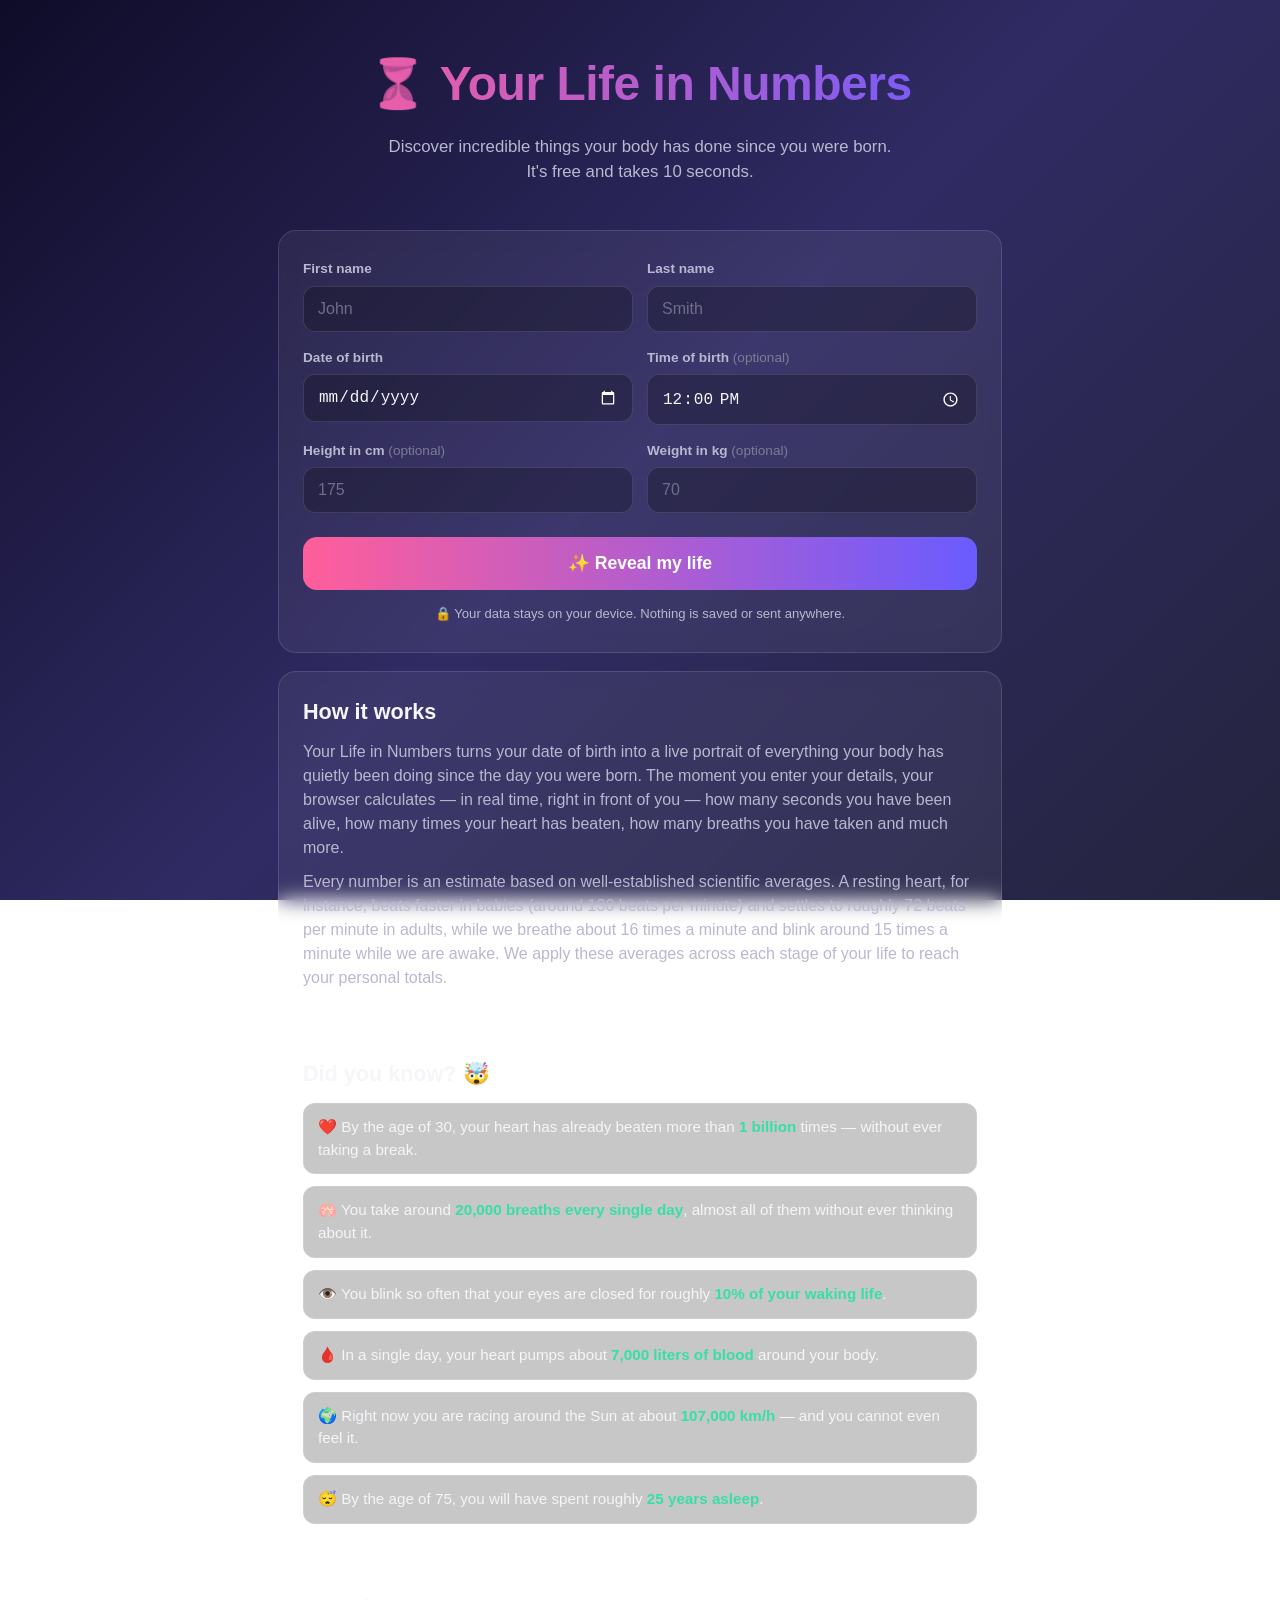
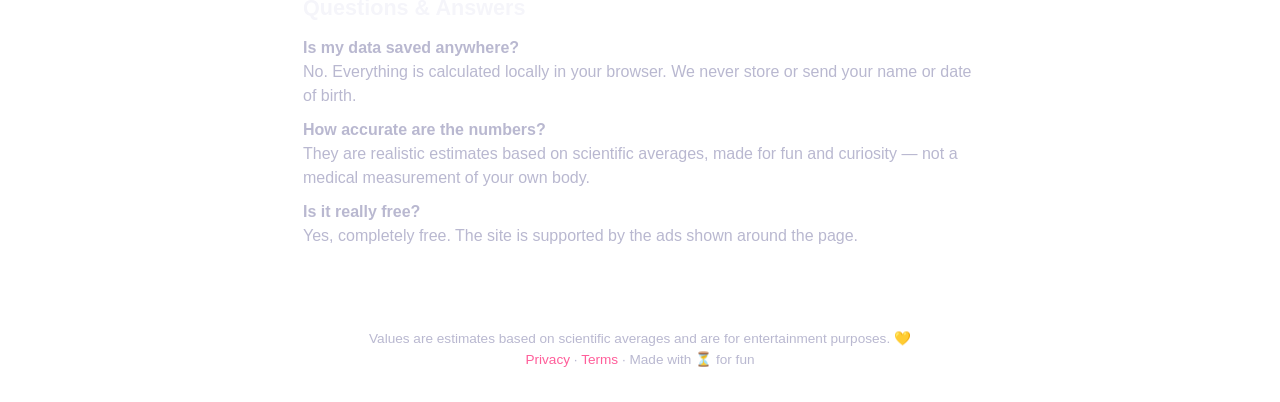
<file: index.html>
<!DOCTYPE html>
<html lang="en">
<head>
  <meta charset="UTF-8" />
  <meta name="viewport" content="width=device-width, initial-scale=1.0" />
  <title>Your Life in Numbers ⏳ | Discover how much you've lived</title>
  <meta name="description" content="Enter your name and date of birth and discover in real time how many seconds you've lived, how many times your heart has beaten, how many breaths you've taken and many more incredible facts about your life!" />

  <!-- Social / sharing (Facebook, TikTok, WhatsApp) -->
  <meta property="og:type" content="website" />
  <meta property="og:url" content="https://vitainnumeri.github.io/your-life-in-numbers/" />
  <meta property="og:title" content="Your Life in Numbers ⏳" />
  <meta property="og:description" content="Find out how many times your heart has beaten since you were born! 😱 Try it and share with friends." />
  <meta property="og:image" content="https://vitainnumeri.github.io/your-life-in-numbers/og-image.png" />
  <meta property="og:image:width" content="1200" />
  <meta property="og:image:height" content="630" />
  <meta name="twitter:card" content="summary_large_image" />
  <meta name="twitter:title" content="Your Life in Numbers ⏳" />
  <meta name="twitter:description" content="Find out how many times your heart has beaten since you were born! 😱" />
  <meta name="twitter:image" content="https://vitainnumeri.github.io/your-life-in-numbers/og-image.png" />

  <link rel="icon" href="data:image/svg+xml,<svg xmlns='http://www.w3.org/2000/svg' viewBox='0 0 100 100'><text y='.9em' font-size='90'>⏳</text></svg>" />
  <link rel="stylesheet" href="style.css" />

  <!-- Google AdSense -->
  <script async src="https://pagead2.googlesyndication.com/pagead/js/adsbygoogle.js?client=ca-pub-2466362384448460" crossorigin="anonymous"></script>

  <script src="config.js"></script>
</head>
<body>

  <header class="hero">
    <div class="container">
      <h1>⏳ Your Life in Numbers</h1>
      <p class="subtitle">Discover incredible things your body has done since you were born.<br>It's free and takes 10 seconds.</p>
    </div>
  </header>

  <main class="container">

    <!-- ===== FORM ===== -->
    <section id="form-section" class="card form-card">
      <form id="life-form" autocomplete="off">
        <div class="form-row">
          <div class="field">
            <label for="nome">First name</label>
            <input type="text" id="nome" name="nome" placeholder="John" required />
          </div>
          <div class="field">
            <label for="cognome">Last name</label>
            <input type="text" id="cognome" name="cognome" placeholder="Smith" required />
          </div>
        </div>

        <div class="form-row">
          <div class="field">
            <label for="nascita">Date of birth</label>
            <input type="date" id="nascita" name="nascita" required />
          </div>
          <div class="field">
            <label for="ora">Time of birth <span class="opt">(optional)</span></label>
            <input type="time" id="ora" name="ora" value="12:00" />
          </div>
        </div>

        <div class="form-row">
          <div class="field">
            <label for="altezza">Height in cm <span class="opt">(optional)</span></label>
            <input type="number" id="altezza" name="altezza" placeholder="175" min="30" max="260" />
          </div>
          <div class="field">
            <label for="peso">Weight in kg <span class="opt">(optional)</span></label>
            <input type="number" id="peso" name="peso" placeholder="70" min="2" max="400" />
          </div>
        </div>

        <button type="submit" class="btn-primary">✨ Reveal my life</button>
        <p class="privacy-note">🔒 Your data stays on your device. Nothing is saved or sent anywhere.</p>
      </form>
    </section>

    <!-- ===== RESULTS ===== -->
    <section id="results" class="hidden">
      <div class="results-header">
        <h2 id="result-title">The life of…</h2>
        <p id="result-age" class="result-age"></p>
      </div>

      <div class="hero-stat card">
        <span class="hero-label">You have lived</span>
        <span class="hero-number" data-stat="seconds">0</span>
        <span class="hero-unit">seconds</span>
      </div>

      <!-- High-value ad: right under the result (filled after AdSense approval) -->
      <div class="ad-slot" data-ad-position="afterResult"></div>

      <div id="stats-grid" class="stats-grid"></div>

      <!-- Ad between the statistics -->
      <div class="ad-slot" data-ad-position="midStats"></div>

      <div id="planets-card" class="card planets-card"></div>

      <div class="share-box card">
        <h3>📲 Share your result!</h3>
        <p>Let your friends find out how long they've lived 👇</p>
        <div class="share-buttons">
          <button class="share-btn fb"   data-share="facebook">Facebook</button>
          <button class="share-btn wa"   data-share="whatsapp">WhatsApp</button>
          <button class="share-btn tg"   data-share="telegram">Telegram</button>
          <button class="share-btn x"    data-share="x">X</button>
          <button class="share-btn copy" data-share="copy">📋 Copy link</button>
        </div>
        <button id="restart" class="btn-secondary">↺ Run another calculation</button>
      </div>
    </section>

    <!-- ===== INFO / CONTENT (always visible: good for visitors & SEO) ===== -->
    <section id="info" class="info">
      <div class="info-block card">
        <h2>How it works</h2>
        <p>Your Life in Numbers turns your date of birth into a live portrait of everything
        your body has quietly been doing since the day you were born. The moment you enter
        your details, your browser calculates — in real time, right in front of you — how
        many seconds you have been alive, how many times your heart has beaten, how many
        breaths you have taken and much more.</p>
        <p>Every number is an estimate based on well-established scientific averages. A
        resting heart, for instance, beats faster in babies (around 130 beats per minute)
        and settles to roughly 72 beats per minute in adults, while we breathe about 16
        times a minute and blink around 15 times a minute while we are awake. We apply
        these averages across each stage of your life to reach your personal totals.</p>
      </div>

      <!-- Bottom ad (filled after AdSense approval) -->
      <div class="ad-slot" data-ad-position="bottom"></div>

      <div class="info-block card">
        <h2>Did you know? 🤯</h2>
        <ul class="facts">
          <li>❤️ By the age of 30, your heart has already beaten more than <strong>1 billion</strong> times — without ever taking a break.</li>
          <li>🫁 You take around <strong>20,000 breaths every single day</strong>, almost all of them without ever thinking about it.</li>
          <li>👁️ You blink so often that your eyes are closed for roughly <strong>10% of your waking life</strong>.</li>
          <li>🩸 In a single day, your heart pumps about <strong>7,000 liters of blood</strong> around your body.</li>
          <li>🌍 Right now you are racing around the Sun at about <strong>107,000 km/h</strong> — and you cannot even feel it.</li>
          <li>😴 By the age of 75, you will have spent roughly <strong>25 years asleep</strong>.</li>
        </ul>
      </div>

      <div class="info-block card">
        <h2>Questions &amp; Answers</h2>
        <p><strong>Is my data saved anywhere?</strong><br>No. Everything is calculated locally
        in your browser. We never store or send your name or date of birth.</p>
        <p><strong>How accurate are the numbers?</strong><br>They are realistic estimates based
        on scientific averages, made for fun and curiosity — not a medical measurement of your
        own body.</p>
        <p><strong>Is it really free?</strong><br>Yes, completely free. The site is supported by
        the ads shown around the page.</p>
      </div>
    </section>

  </main>

  <footer class="footer">
    <div class="container">
      <p>Values are estimates based on scientific averages and are for entertainment purposes. 💛</p>
      <p><a href="privacy.html">Privacy</a> · <a href="terms.html">Terms</a> · Made with ⏳ for fun</p>
    </div>
  </footer>

  <script src="script.js"></script>
</body>
</html>
</file>
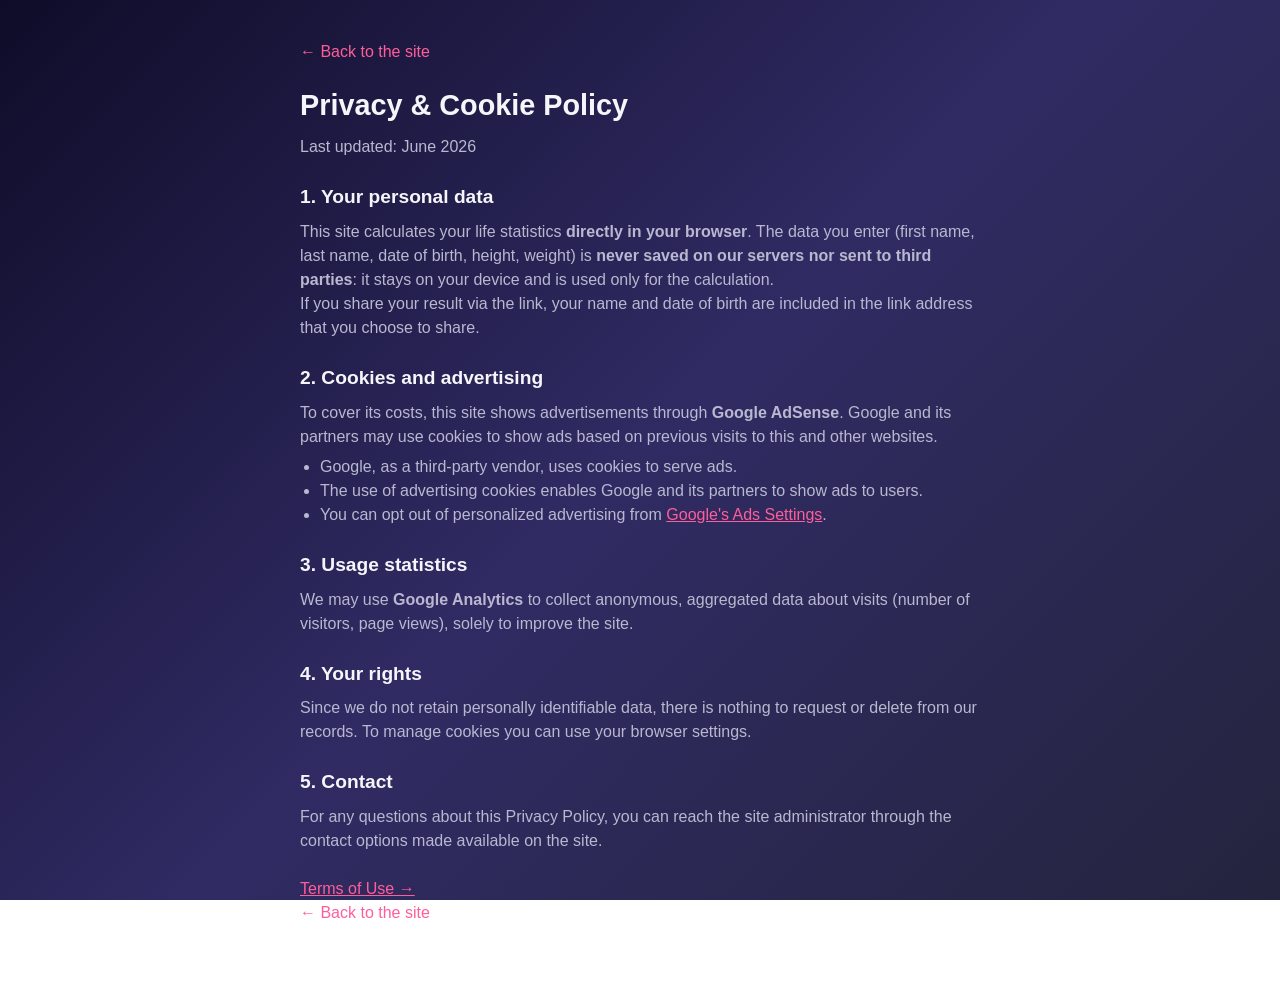
<file: privacy.html>
<!DOCTYPE html>
<html lang="en">
<head>
  <meta charset="UTF-8" />
  <meta name="viewport" content="width=device-width, initial-scale=1.0" />
  <title>Privacy & Cookies | Your Life in Numbers</title>
  <link rel="stylesheet" href="style.css" />
  <!-- Google AdSense -->
  <script async src="https://pagead2.googlesyndication.com/pagead/js/adsbygoogle.js?client=ca-pub-2466362384448460" crossorigin="anonymous"></script>
  <style>
    .legal { max-width: 720px; margin: 40px auto; padding: 0 20px; }
    .legal h1 { font-size: 1.8rem; margin-bottom: 8px; }
    .legal h2 { font-size: 1.2rem; margin: 24px 0 8px; }
    .legal p, .legal li { color: var(--muted); }
    .legal ul { padding-left: 20px; margin-top: 6px; }
    .legal a { color: var(--accent); }
    .back { display: inline-block; margin-bottom: 20px; color: var(--accent); text-decoration: none; }
  </style>
</head>
<body>
  <div class="legal">
    <a class="back" href="index.html">← Back to the site</a>
    <h1>Privacy & Cookie Policy</h1>
    <p>Last updated: June 2026</p>

    <h2>1. Your personal data</h2>
    <p>This site calculates your life statistics <strong>directly in your browser</strong>.
    The data you enter (first name, last name, date of birth, height, weight) is
    <strong>never saved on our servers nor sent to third parties</strong>: it stays on your
    device and is used only for the calculation.</p>
    <p>If you share your result via the link, your name and date of birth are included in the
    link address that you choose to share.</p>

    <h2>2. Cookies and advertising</h2>
    <p>To cover its costs, this site shows advertisements through <strong>Google AdSense</strong>.
    Google and its partners may use cookies to show ads based on previous visits to this and
    other websites.</p>
    <ul>
      <li>Google, as a third-party vendor, uses cookies to serve ads.</li>
      <li>The use of advertising cookies enables Google and its partners to show ads to users.</li>
      <li>You can opt out of personalized advertising from
        <a href="https://www.google.com/settings/ads" target="_blank" rel="noopener">Google's Ads Settings</a>.</li>
    </ul>

    <h2>3. Usage statistics</h2>
    <p>We may use <strong>Google Analytics</strong> to collect anonymous, aggregated data about
    visits (number of visitors, page views), solely to improve the site.</p>

    <h2>4. Your rights</h2>
    <p>Since we do not retain personally identifiable data, there is nothing to request or delete
    from our records. To manage cookies you can use your browser settings.</p>

    <h2>5. Contact</h2>
    <p>For any questions about this Privacy Policy, you can reach the site
    administrator through the contact options made available on the site.</p>

    <p style="margin-top:24px"><a href="terms.html" style="color:var(--accent)">Terms of Use →</a></p>
    <a class="back" href="index.html">← Back to the site</a>
  </div>
</body>
</html>
</file>
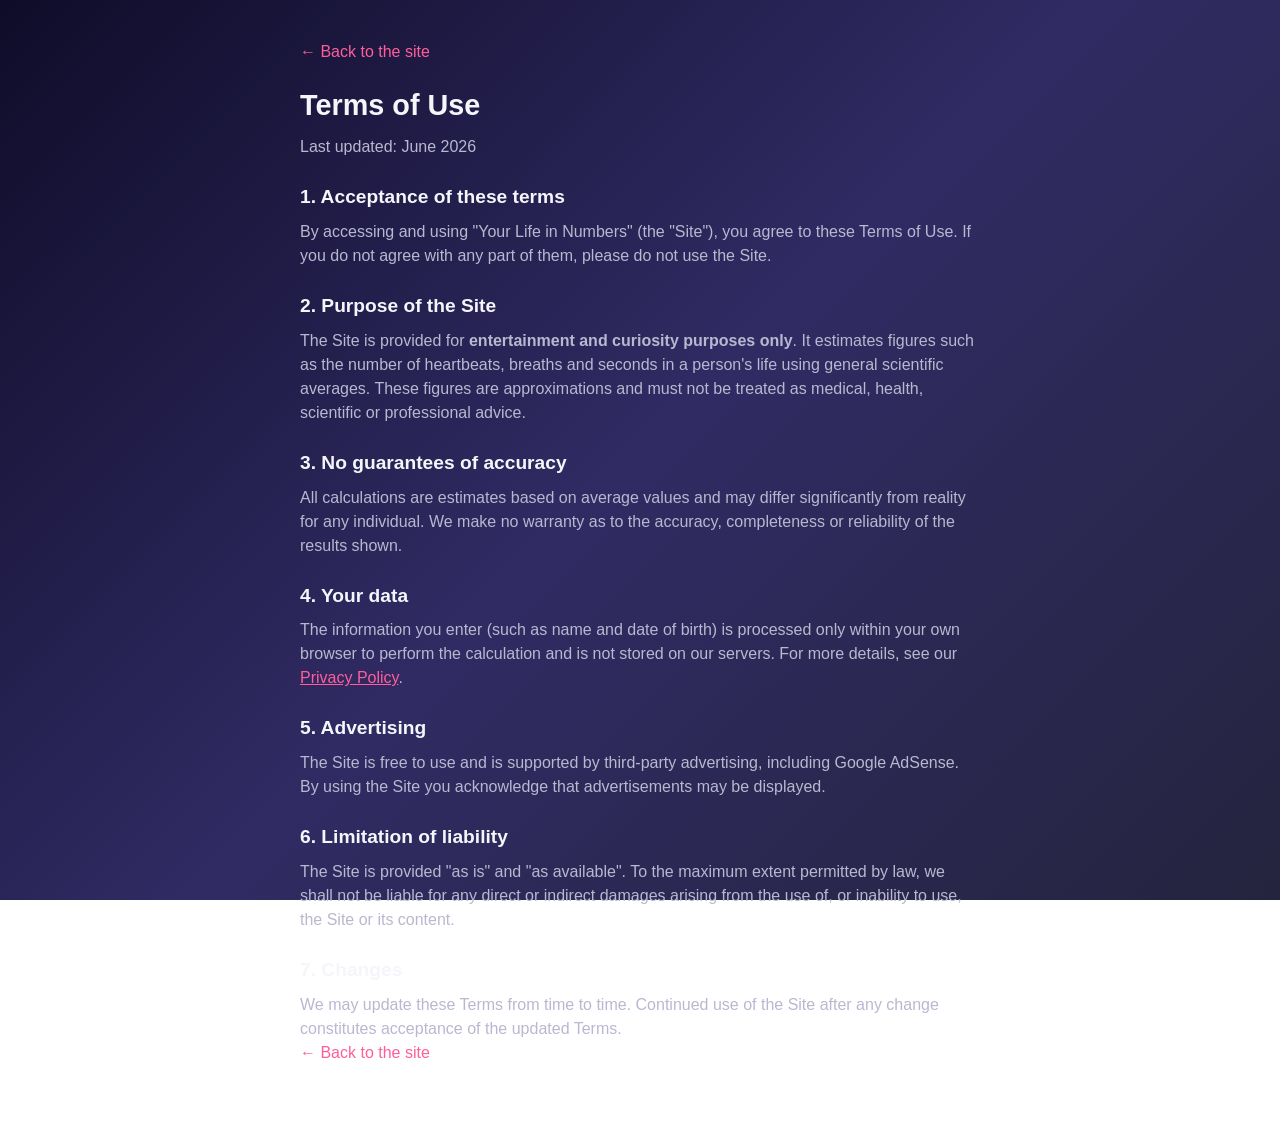
<file: terms.html>
<!DOCTYPE html>
<html lang="en">
<head>
  <meta charset="UTF-8" />
  <meta name="viewport" content="width=device-width, initial-scale=1.0" />
  <title>Terms of Use | Your Life in Numbers</title>
  <link rel="stylesheet" href="style.css" />
  <!-- Google AdSense -->
  <script async src="https://pagead2.googlesyndication.com/pagead/js/adsbygoogle.js?client=ca-pub-2466362384448460" crossorigin="anonymous"></script>
  <style>
    .legal { max-width: 720px; margin: 40px auto; padding: 0 20px; }
    .legal h1 { font-size: 1.8rem; margin-bottom: 8px; }
    .legal h2 { font-size: 1.2rem; margin: 24px 0 8px; }
    .legal p, .legal li { color: var(--muted); }
    .legal ul { padding-left: 20px; margin-top: 6px; }
    .legal a { color: var(--accent); }
    .back { display: inline-block; margin-bottom: 20px; color: var(--accent); text-decoration: none; }
  </style>
</head>
<body>
  <div class="legal">
    <a class="back" href="index.html">← Back to the site</a>
    <h1>Terms of Use</h1>
    <p>Last updated: June 2026</p>

    <h2>1. Acceptance of these terms</h2>
    <p>By accessing and using "Your Life in Numbers" (the "Site"), you agree to these Terms of
    Use. If you do not agree with any part of them, please do not use the Site.</p>

    <h2>2. Purpose of the Site</h2>
    <p>The Site is provided for <strong>entertainment and curiosity purposes only</strong>. It
    estimates figures such as the number of heartbeats, breaths and seconds in a person's life
    using general scientific averages. These figures are approximations and must not be treated
    as medical, health, scientific or professional advice.</p>

    <h2>3. No guarantees of accuracy</h2>
    <p>All calculations are estimates based on average values and may differ significantly from
    reality for any individual. We make no warranty as to the accuracy, completeness or
    reliability of the results shown.</p>

    <h2>4. Your data</h2>
    <p>The information you enter (such as name and date of birth) is processed only within your
    own browser to perform the calculation and is not stored on our servers. For more details,
    see our <a href="privacy.html">Privacy Policy</a>.</p>

    <h2>5. Advertising</h2>
    <p>The Site is free to use and is supported by third-party advertising, including Google
    AdSense. By using the Site you acknowledge that advertisements may be displayed.</p>

    <h2>6. Limitation of liability</h2>
    <p>The Site is provided "as is" and "as available". To the maximum extent permitted by law,
    we shall not be liable for any direct or indirect damages arising from the use of, or
    inability to use, the Site or its content.</p>

    <h2>7. Changes</h2>
    <p>We may update these Terms from time to time. Continued use of the Site after any change
    constitutes acceptance of the updated Terms.</p>

    <a class="back" href="index.html">← Back to the site</a>
  </div>
</body>
</html>
</file>
<file: style.css>
/* ===== Reset & base ===== */
* { box-sizing: border-box; margin: 0; padding: 0; }

:root {
  --bg: #0f0c29;
  --bg2: #302b63;
  --bg3: #24243e;
  --card: rgba(255, 255, 255, 0.06);
  --card-border: rgba(255, 255, 255, 0.12);
  --text: #f5f5fa;
  --muted: #b9b8d0;
  --accent: #ff5e9a;
  --accent2: #6a5cff;
  --good: #36e0a4;
}

html { scroll-behavior: smooth; }

body {
  font-family: -apple-system, BlinkMacSystemFont, "Segoe UI", Roboto, sans-serif;
  color: var(--text);
  background: linear-gradient(135deg, var(--bg), var(--bg2), var(--bg3));
  background-attachment: fixed;
  min-height: 100vh;
  line-height: 1.5;
}

.container { width: 100%; max-width: 760px; margin: 0 auto; padding: 0 18px; }

.hidden { display: none !important; }

/* ===== Hero ===== */
.hero { text-align: center; padding: 48px 0 28px; }
.hero h1 {
  font-size: clamp(1.9rem, 6vw, 3rem);
  background: linear-gradient(90deg, var(--accent), var(--accent2));
  -webkit-background-clip: text;
  background-clip: text;
  color: transparent;
  font-weight: 800;
  letter-spacing: -0.5px;
}
.subtitle { color: var(--muted); margin-top: 14px; font-size: 1.05rem; }

/* ===== Cards ===== */
.card {
  background: var(--card);
  border: 1px solid var(--card-border);
  border-radius: 18px;
  padding: 24px;
  backdrop-filter: blur(10px);
  -webkit-backdrop-filter: blur(10px);
  margin: 18px 0;
}

/* ===== Form ===== */
.form-card { padding: 28px 24px; }
.form-row { display: flex; gap: 14px; margin-bottom: 16px; flex-wrap: wrap; }
.field { flex: 1 1 180px; display: flex; flex-direction: column; }
.field label { font-size: 0.85rem; color: var(--muted); margin-bottom: 6px; font-weight: 600; }
.field .opt { color: #7d7c98; font-weight: 400; }

input {
  background: rgba(0, 0, 0, 0.25);
  border: 1px solid var(--card-border);
  border-radius: 12px;
  padding: 13px 14px;
  color: var(--text);
  font-size: 1rem;
  width: 100%;
  transition: border-color 0.2s, box-shadow 0.2s;
}
input:focus {
  outline: none;
  border-color: var(--accent2);
  box-shadow: 0 0 0 3px rgba(106, 92, 255, 0.25);
}
input::placeholder { color: #6f6e8a; }
/* Calendario/orologio nativi visibili su sfondo scuro */
input[type="date"]::-webkit-calendar-picker-indicator,
input[type="time"]::-webkit-calendar-picker-indicator { filter: invert(1); cursor: pointer; }

.btn-primary {
  width: 100%;
  margin-top: 8px;
  padding: 16px;
  font-size: 1.1rem;
  font-weight: 700;
  color: #fff;
  border: none;
  border-radius: 14px;
  cursor: pointer;
  background: linear-gradient(90deg, var(--accent), var(--accent2));
  transition: transform 0.12s, filter 0.2s;
}
.btn-primary:hover { filter: brightness(1.1); }
.btn-primary:active { transform: scale(0.98); }

.btn-secondary {
  margin-top: 18px;
  width: 100%;
  padding: 13px;
  font-size: 0.98rem;
  font-weight: 600;
  color: var(--text);
  background: transparent;
  border: 1px solid var(--card-border);
  border-radius: 12px;
  cursor: pointer;
}
.btn-secondary:hover { background: rgba(255, 255, 255, 0.06); }

.privacy-note { text-align: center; color: var(--muted); font-size: 0.82rem; margin-top: 14px; }

/* ===== Results ===== */
.results-header { text-align: center; margin: 28px 0 8px; }
.results-header h2 {
  font-size: clamp(1.5rem, 5vw, 2.2rem);
  font-weight: 800;
}
.result-age { color: var(--muted); margin-top: 6px; font-size: 1.05rem; }

.hero-stat {
  text-align: center;
  padding: 30px 20px;
  background: linear-gradient(135deg, rgba(255, 94, 154, 0.18), rgba(106, 92, 255, 0.18));
  border-color: rgba(255, 255, 255, 0.18);
}
.hero-label { display: block; color: var(--muted); font-size: 1rem; }
.hero-number {
  display: block;
  font-size: clamp(2.4rem, 11vw, 4.2rem);
  font-weight: 800;
  font-variant-numeric: tabular-nums;
  letter-spacing: -1px;
  margin: 4px 0;
  background: linear-gradient(90deg, var(--accent), var(--accent2));
  -webkit-background-clip: text;
  background-clip: text;
  color: transparent;
}
.hero-unit { display: block; color: var(--muted); font-size: 1.1rem; }

/* ===== Stats grid ===== */
.stats-grid {
  display: grid;
  grid-template-columns: repeat(2, 1fr);
  gap: 14px;
  margin: 18px 0;
}
.stat {
  background: var(--card);
  border: 1px solid var(--card-border);
  border-radius: 16px;
  padding: 20px 16px;
  text-align: center;
}
.stat .icon { font-size: 2rem; display: block; }
.stat .value {
  display: block;
  font-size: clamp(1.3rem, 5vw, 1.7rem);
  font-weight: 800;
  font-variant-numeric: tabular-nums;
  margin: 8px 0 2px;
  color: var(--good);
}
.stat .label { color: var(--muted); font-size: 0.85rem; }
.stat .sub { display: block; color: #7d7c98; font-size: 0.72rem; margin-top: 4px; }

/* ===== Planets ===== */
.planets-card h3 { text-align: center; margin-bottom: 16px; font-size: 1.25rem; }
.planets-grid { display: grid; grid-template-columns: repeat(3, 1fr); gap: 12px; }
.planet { text-align: center; }
.planet .pico { font-size: 1.8rem; display: block; }
.planet .page { font-weight: 700; font-size: 1.05rem; color: var(--good); display: block; margin-top: 4px; }
.planet .pname { color: var(--muted); font-size: 0.78rem; }

/* ===== Share ===== */
.share-box { text-align: center; }
.share-box h3 { font-size: 1.3rem; }
.share-box p { color: var(--muted); margin: 6px 0 16px; }
.share-buttons { display: flex; flex-wrap: wrap; gap: 10px; justify-content: center; }
.share-btn {
  flex: 1 1 100px;
  padding: 12px;
  border: none;
  border-radius: 12px;
  font-weight: 700;
  font-size: 0.92rem;
  color: #fff;
  cursor: pointer;
  transition: filter 0.15s, transform 0.1s;
}
.share-btn:hover { filter: brightness(1.12); }
.share-btn:active { transform: scale(0.97); }
.share-btn.fb   { background: #1877f2; }
.share-btn.wa   { background: #25d366; }
.share-btn.tg   { background: #2aabee; }
.share-btn.x    { background: #000; border: 1px solid #444; }
.share-btn.copy { background: #555; }

/* ===== Ads ===== */
.ad-slot { margin: 20px 0; text-align: center; overflow: hidden; }
.ad-slot:empty { display: none; }   /* nothing shown until an ad is mounted */

/* ===== Info / content section ===== */
.info { margin-top: 8px; }
.info-block h2 { font-size: 1.35rem; margin-bottom: 12px; }
.info-block p { color: var(--muted); margin-bottom: 10px; }
.info-block p:last-child { margin-bottom: 0; }
.facts { list-style: none; display: grid; gap: 12px; }
.facts li {
  background: rgba(0, 0, 0, 0.22);
  border: 1px solid var(--card-border);
  border-radius: 12px;
  padding: 12px 14px;
  font-size: 0.95rem;
}
.facts li strong { color: var(--good); }

/* ===== Footer ===== */
.footer { text-align: center; padding: 32px 0; color: var(--muted); font-size: 0.85rem; margin-top: 24px; }
.footer a { color: var(--accent); text-decoration: none; }
.footer a:hover { text-decoration: underline; }

/* ===== Animazione comparsa ===== */
@keyframes fadeUp { from { opacity: 0; transform: translateY(16px); } to { opacity: 1; transform: translateY(0); } }
#results:not(.hidden) > * { animation: fadeUp 0.5s ease both; }

/* ===== Mobile ===== */
@media (max-width: 480px) {
  .planets-grid { grid-template-columns: repeat(2, 1fr); }
}
</file>
